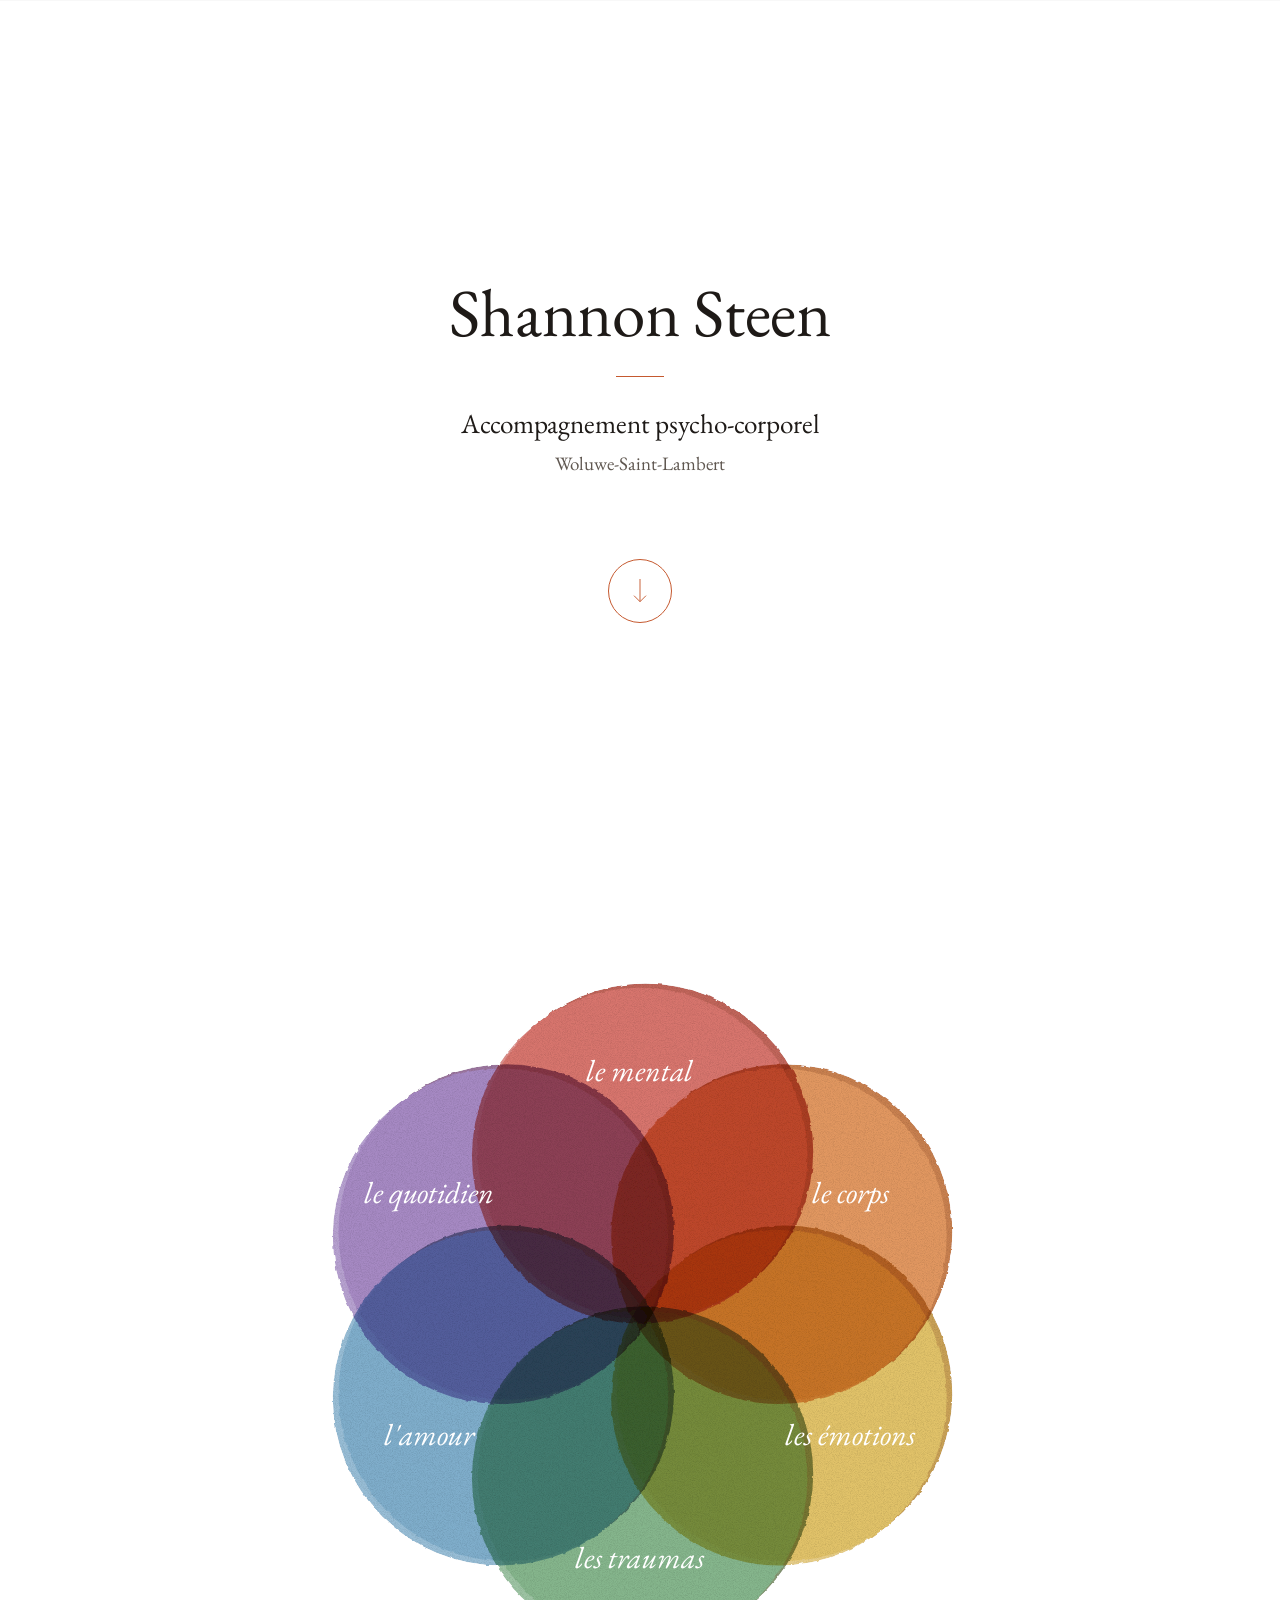
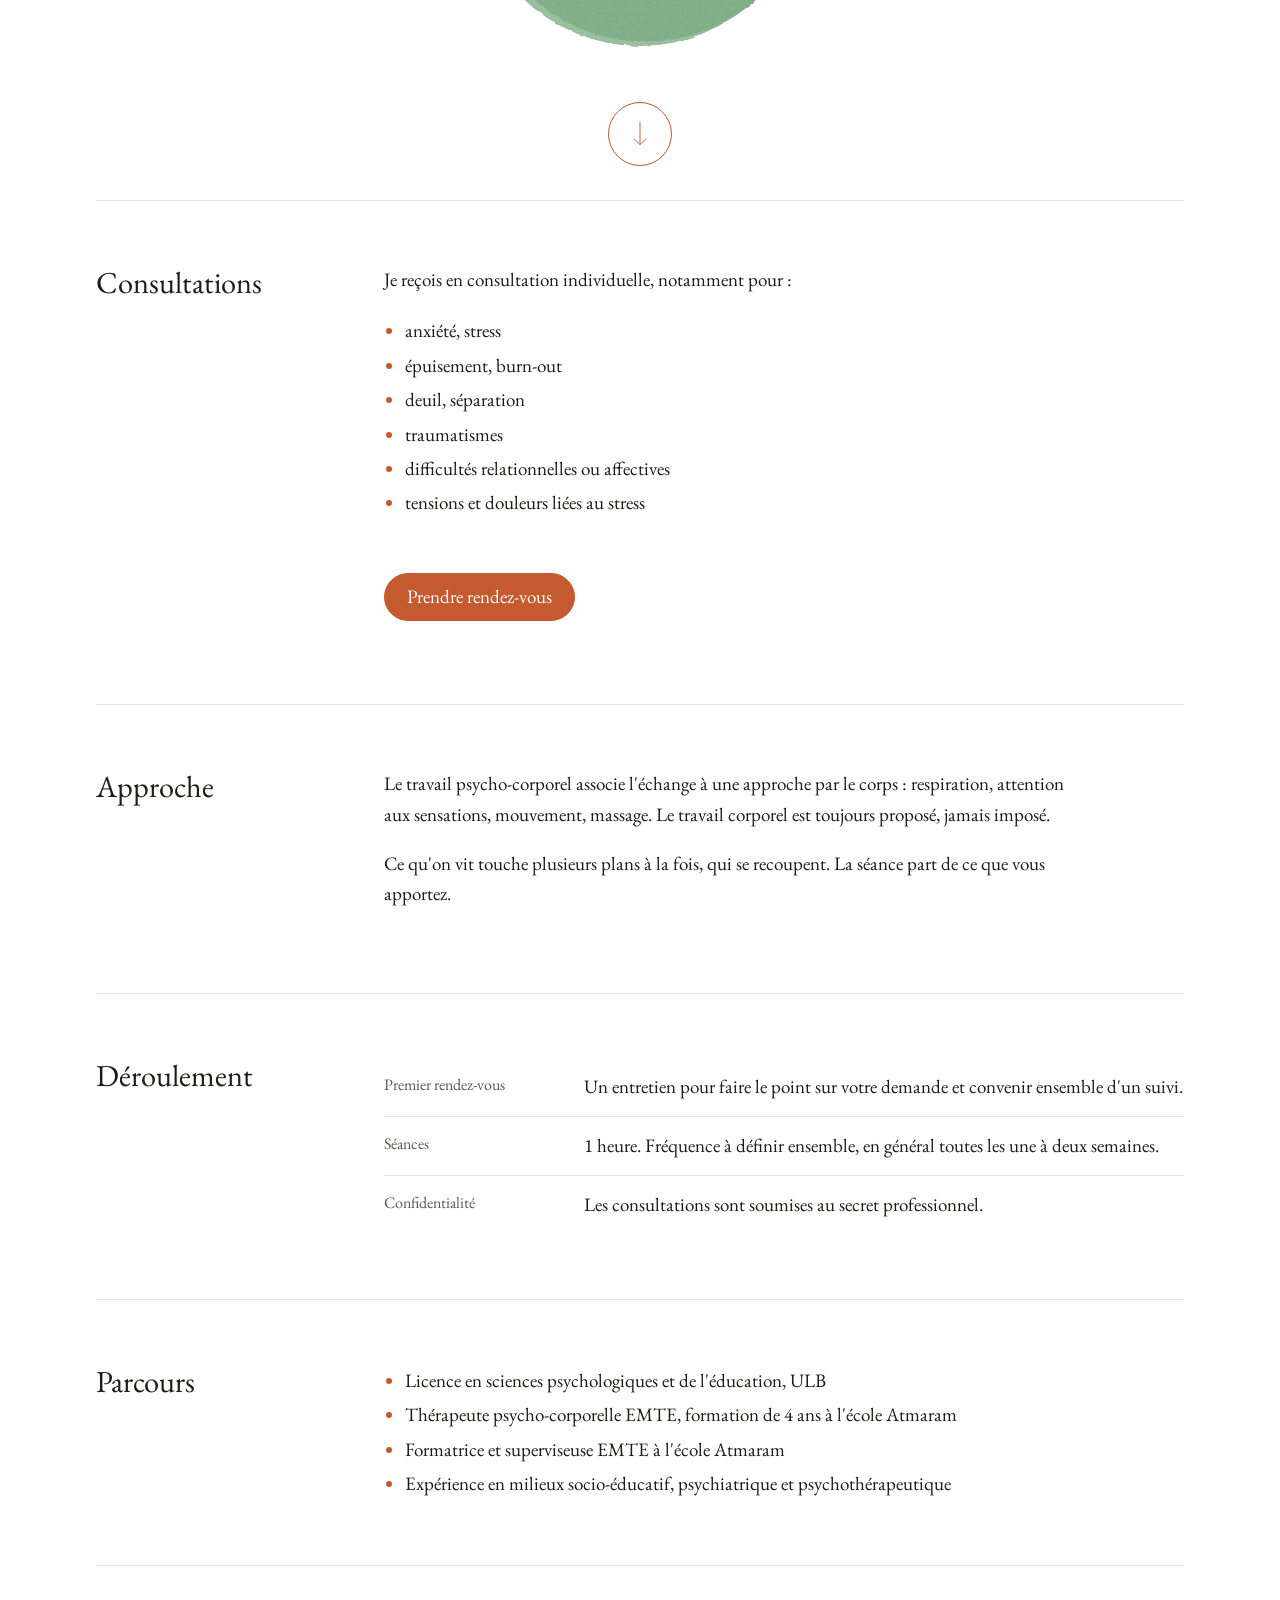
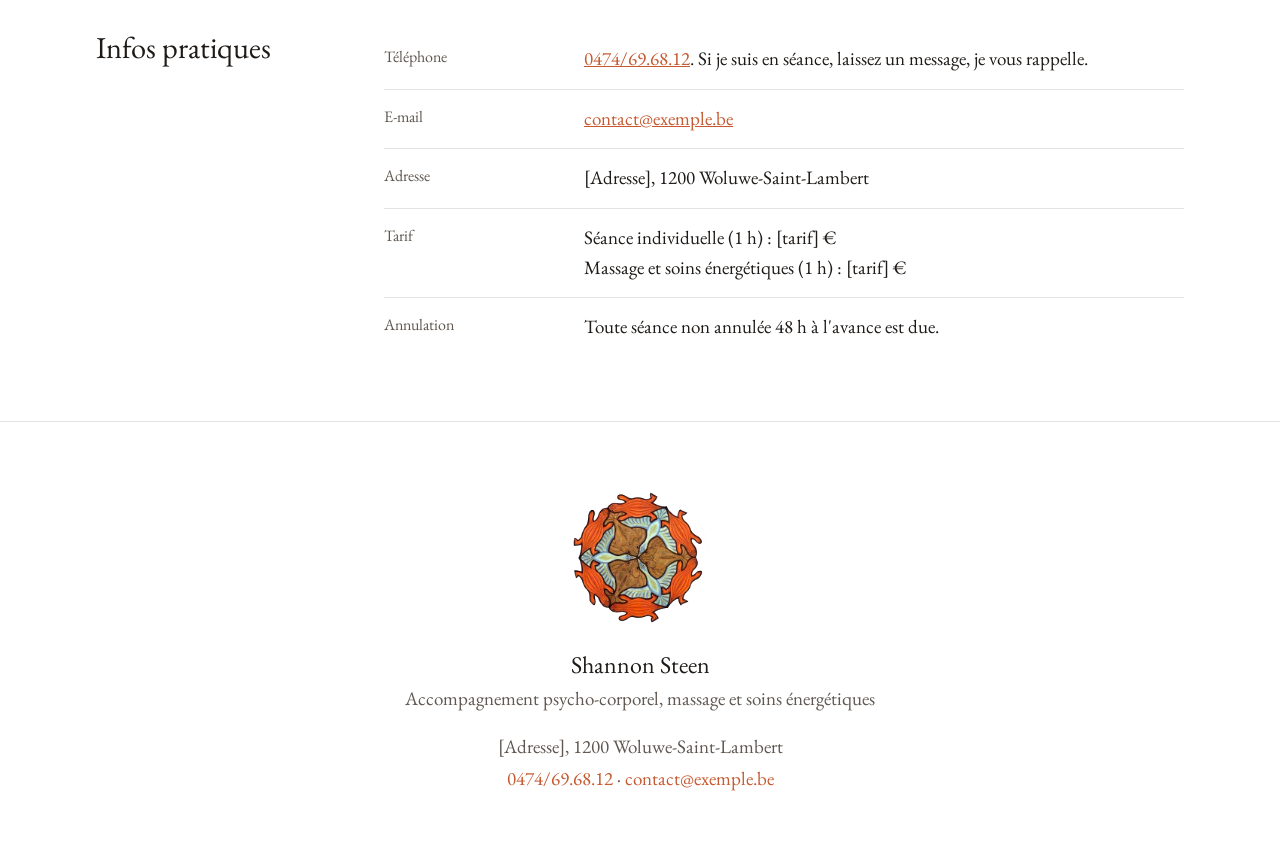
<file: index.html>
<!doctype html>
<html lang="fr">
<head>
<meta charset="utf-8">
<meta name="viewport" content="width=device-width, initial-scale=1">
<meta name="robots" content="noindex, nofollow">
<title>Shannon Steen — Thérapie psycho-corporelle</title>
<meta name="description" content="Shannon Steen, thérapeute psycho-corporelle à Woluwe-Saint-Lambert. Accompagnement psycho-corporel, massage et soins énergétiques.">
<link rel="preconnect" href="https://fonts.googleapis.com">
<link rel="preconnect" href="https://fonts.gstatic.com" crossorigin>
<link href="https://fonts.googleapis.com/css2?family=EB+Garamond:ital,wght@0,400;0,500;1,400&display=swap" rel="stylesheet">
<link rel="stylesheet" href="style.css">
</head>
<body>

<header class="top">
  <a class="top__nom" href="#debut">Shannon Steen</a>
  <a class="bouton bouton--petit" href="rendez-vous.html">Rendez-vous</a>
</header>

<main>

  <!-- Identité : le cercle du logo + les infos essentielles -->
  <section class="ident" id="debut">
    <h1>Shannon Steen</h1>
    <span class="ident__filet" aria-hidden="true"></span>
    <p class="ident__titre">Accompagnement psycho-corporel</p>
    <p class="ident__lieu">Woluwe-Saint-Lambert</p>
    <a class="ident__fleche" href="#schema" aria-label="Descendre">
      <svg viewBox="0 0 24 40" aria-hidden="true"><path d="M12 2v34M3 27l9 9 9-9"/></svg>
    </a>
  </section>

  <!-- Infographie : les plans qui se recoupent -->
  <section class="schema" id="schema" aria-label="Les plans du travail psycho-corporel">
    <figure class="constellation">
      <svg viewBox="-445 -472 890 944" role="img" aria-label="Le mental, le corps, les émotions, les traumas, l'amour et le quotidien se recoupent en un même centre.">
        <defs>
          <!-- Effet risographie : bords d'encre légèrement irréguliers + grain dans la densité de l'encre
               (le grain fonce l'encre par endroits, il ne perce pas de trous blancs) -->
          <filter id="grain" x="-10%" y="-10%" width="120%" height="120%">
            <feTurbulence type="fractalNoise" baseFrequency=".09" numOctaves="2" seed="2" result="ondes"/>
            <feDisplacementMap in="SourceGraphic" in2="ondes" scale="4" xChannelSelector="R" yChannelSelector="G" result="bords"/>
            <feTurbulence type="fractalNoise" baseFrequency=".8" numOctaves="2" seed="11" result="bruit"/>
            <feColorMatrix in="bruit" type="matrix" values=".45 0 0 0 .72  .45 0 0 0 .72  .45 0 0 0 .72  0 0 0 0 1" result="gris"/>
            <feBlend in="bords" in2="gris" mode="multiply" result="encre"/>
            <feComposite in="encre" in2="bords" operator="in"/>
          </filter>
        </defs>
        <g class="disques" filter="url(#grain)">
          <g class="disque" style="--a:-90deg; --d:226; --c:var(--c-rouge)">
            <circle class="calage" cx="8" cy="-232" r="235"/>
            <circle cx="0" cy="-226" r="235"/>
          </g>
          <g class="disque" style="--a:-30deg; --d:226; --c:var(--c-orange)">
            <circle class="calage" cx="203" cy="-119" r="235"/>
            <circle cx="195" cy="-113" r="235"/>
          </g>
          <g class="disque" style="--a:30deg; --d:226; --c:var(--c-jaune)">
            <circle class="calage" cx="203" cy="107" r="235"/>
            <circle cx="195" cy="113" r="235"/>
          </g>
          <g class="disque" style="--a:90deg; --d:226; --c:var(--c-vert)">
            <circle class="calage" cx="8" cy="220" r="235"/>
            <circle cx="0" cy="226" r="235"/>
          </g>
          <g class="disque" style="--a:150deg; --d:226; --c:var(--c-bleu)">
            <circle class="calage" cx="-187" cy="107" r="235"/>
            <circle cx="-195" cy="113" r="235"/>
          </g>
          <g class="disque" style="--a:210deg; --d:226; --c:var(--c-violet)">
            <circle class="calage" cx="-187" cy="-119" r="235"/>
            <circle cx="-195" cy="-113" r="235"/>
          </g>
        </g>
        <!-- Les mots sur un calque à part, non mélangé ; le cercle invisible donne la même boîte que le disque -->
        <g class="etiquettes">
          <g class="etiquette" style="--a:-90deg; --d:226">
            <circle cx="0" cy="-226" r="235" fill="none"/>
            <text x="0" y="-331">le mental</text>
          </g>
          <g class="etiquette" style="--a:-30deg; --d:226">
            <circle cx="195" cy="-113" r="235" fill="none"/>
            <text x="295" y="-160">le corps</text>
          </g>
          <g class="etiquette" style="--a:30deg; --d:226">
            <circle cx="195" cy="113" r="235" fill="none"/>
            <text x="295" y="180">les émotions</text>
          </g>
          <g class="etiquette" style="--a:90deg; --d:226">
            <circle cx="0" cy="226" r="235" fill="none"/>
            <text x="0" y="351">les traumas</text>
          </g>
          <g class="etiquette" style="--a:150deg; --d:226">
            <circle cx="-195" cy="113" r="235" fill="none"/>
            <text x="-295" y="180">l'amour</text>
          </g>
          <g class="etiquette" style="--a:210deg; --d:226">
            <circle cx="-195" cy="-113" r="235" fill="none"/>
            <text x="-295" y="-160">le quotidien</text>
          </g>
        </g>
      </svg>
    </figure>
    <a class="ident__fleche schema__fleche" href="#consultations" aria-label="Descendre">
      <svg viewBox="0 0 24 40" aria-hidden="true"><path d="M12 2v34M3 27l9 9 9-9"/></svg>
    </a>
  </section>

  <!-- Consultations -->
  <section class="bloc" id="consultations">
    <h2>Consultations</h2>
    <p>Je reçois en consultation individuelle, notamment pour :</p>
    <ul class="liste">
      <li>anxiété, stress</li>
      <li>épuisement, burn-out</li>
      <li>deuil, séparation</li>
      <li>traumatismes</li>
      <li>difficultés relationnelles ou affectives</li>
      <li>tensions et douleurs liées au stress</li>
    </ul>
    <p class="consultations__cta"><a class="bouton" href="rendez-vous.html">Prendre rendez-vous</a></p>
  </section>

  <!-- Approche : le schéma des intersections, la personne au centre -->
  <section class="bloc" id="approche">
    <h2>Approche</h2>
    <p>Le travail psycho-corporel associe l'échange à une approche par le corps : respiration, attention aux sensations, mouvement, massage. Le travail corporel est toujours proposé, jamais imposé.</p>
    <p>Ce qu'on vit touche plusieurs plans à la fois, qui se recoupent. La séance part de ce que vous apportez.</p>
  </section>

  <!-- Déroulement -->
  <section class="bloc" id="deroulement">
    <h2>Déroulement</h2>
    <dl class="tableau">
      <dt>Premier rendez-vous</dt>
      <dd>Un entretien pour faire le point sur votre demande et convenir ensemble d'un suivi.</dd>
      <dt>Séances</dt>
      <dd>1 heure. Fréquence à définir ensemble, en général toutes les une à deux semaines.</dd>
      <dt>Confidentialité</dt>
      <dd>Les consultations sont soumises au secret professionnel.</dd>
    </dl>
  </section>

  <!-- Parcours -->
  <section class="bloc" id="parcours">
    <h2>Parcours</h2>
    <ul class="liste">
      <li>Licence en sciences psychologiques et de l'éducation, ULB</li>
      <li>Thérapeute psycho-corporelle EMTE, formation de 4 ans à l'école Atmaram</li>
      <li>Formatrice et superviseuse EMTE à l'école Atmaram</li>
      <li>Expérience en milieux socio-éducatif, psychiatrique et psychothérapeutique</li>
    </ul>
  </section>

  <!-- Infos pratiques et contact -->
  <section class="bloc" id="contact">
    <h2>Infos pratiques</h2>
    <dl class="tableau">
      <dt>Téléphone</dt>
      <dd><a href="tel:+32474696812">0474/69.68.12</a>. Si je suis en séance, laissez un message, je vous rappelle.</dd>
      <dt>E-mail</dt>
      <dd><a href="mailto:contact@exemple.be">contact@exemple.be</a></dd>
      <dt>Adresse</dt>
      <dd>[Adresse], 1200 Woluwe-Saint-Lambert</dd>
      <dt>Tarif</dt>
      <dd>Séance individuelle (1 h) : [tarif] €<br>Massage et soins énergétiques (1 h) : [tarif] €</dd>
      <dt>Annulation</dt>
      <dd>Toute séance non annulée 48 h à l'avance est due.</dd>
    </dl>
  </section>

</main>

<footer class="pied">
  <img class="pied__logo" src="assets/logo-cercle.png" alt="">
  <p class="pied__nom">Shannon Steen</p>
  <p>Accompagnement psycho-corporel, massage et soins énergétiques</p>
  <address>
    [Adresse], 1200 Woluwe-Saint-Lambert<br>
    <a href="tel:+32474696812">0474/69.68.12</a> · <a href="mailto:contact@exemple.be">contact@exemple.be</a>
  </address>
</footer>

<script>
  // L'en-tête descend une fois le hero dépassé
  const entete = document.querySelector('.top');
  new IntersectionObserver(([e]) => {
    entete.classList.toggle('top--visible', !e.isIntersecting && e.boundingClientRect.top < 0);
  }).observe(document.querySelector('.ident__fleche'));

  // Défilement doux vers les ancres : lent, avec un ralenti en fin de course
  // départ en douceur, longue décélération à la fin
  const ralenti = t => t < .3 ? (t / .3) ** 2 * .39 : .39 + .61 * (1 - (1 - (t - .3) / .7) ** 3);
  document.querySelectorAll('a[href^="#"]').forEach(lien => lien.addEventListener('click', ev => {
    const cible = document.querySelector(lien.getAttribute('href'));
    if (!cible || matchMedia('(prefers-reduced-motion: reduce)').matches) return;
    ev.preventDefault();
    const depart = scrollY;
    const arrivee = cible.getBoundingClientRect().top + scrollY - (parseFloat(getComputedStyle(cible).scrollMarginTop) || 0);
    const duree = Math.min(4200, 2600 + Math.abs(arrivee - depart) * 0.8);
    const t0 = performance.now();
    requestAnimationFrame(function pas(t) {
      const p = Math.min(1, (t - t0) / duree);
      scrollTo(0, depart + (arrivee - depart) * ralenti(p));
      if (p < 1) requestAnimationFrame(pas);
    });
  }));
</script>

</body>
</html>
</file>
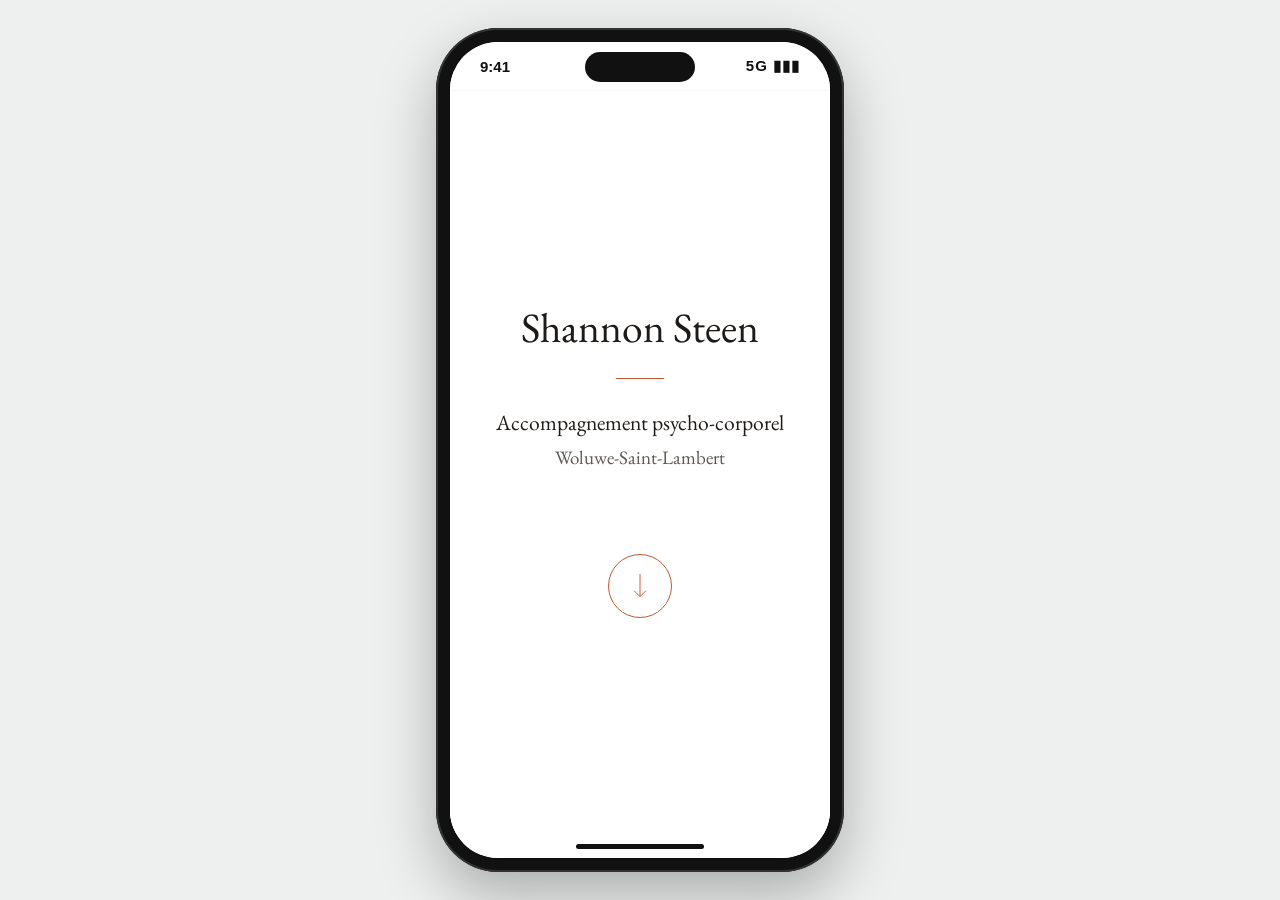
<file: mobile.html>
<!DOCTYPE html>
<html lang="fr">
<head>
<meta charset="UTF-8">
<meta name="viewport" content="width=device-width, initial-scale=1">
<meta name="robots" content="noindex, nofollow">
<title>Shannon Steen — vue mobile</title>
<style>
  /* Affiche le site dans un téléphone, en vrai viewport de 380 px (les media queries mobiles s'appliquent). Le téléphone s'adapte à la hauteur de la fenêtre : seule la page dans l'écran défile. Repris du cadre mobile de la présentation EP. */
  html, body { height: 100%; margin: 0; overflow: hidden; }
  body { background: #eef0f0; display: flex; align-items: center; justify-content: center; font-family: -apple-system, "Helvetica Neue", Arial, sans-serif; }
  .phone { position: relative; flex: none; width: 408px; height: 844px; box-sizing: border-box; padding: 14px; background: #111; border-radius: 62px; box-shadow: 0 0 0 2px #333 inset, 0 24px 60px rgba(0,0,0,.28); transform-origin: center; }
  .screen { position: relative; width: 380px; height: 816px; background: #fff; border-radius: 48px; overflow: hidden; display: flex; flex-direction: column; }
  .status { flex: none; height: 48px; display: flex; align-items: center; justify-content: space-between; padding: 0 30px; font-size: 15px; font-weight: 600; color: #111; background: #fff; }
  .status .island { position: absolute; left: 50%; top: 10px; width: 110px; height: 30px; margin-left: -55px; background: #111; border-radius: 15px; }
  .status .sys { letter-spacing: 1px; }
  iframe { flex: 1; width: 380px; border: 0; background: #fff; }
  .home-bar { flex: none; height: 24px; background: #fff; display: flex; align-items: center; justify-content: center; }
  .home-bar::after { content: ""; width: 128px; height: 5px; border-radius: 3px; background: #111; }
</style>
</head>
<body>
<div class="phone" id="phone"><div class="screen">
  <div class="status"><span>9:41</span><span class="island"></span><span class="sys">5G ▮▮▮</span></div>
  <iframe id="f" title="Mobile page"></iframe>
  <div class="home-bar"></div>
</div></div>
<script>
  // pages du même dossier uniquement (pas d'URL externe)
  const p = new URLSearchParams(location.search).get('p') || 'index.html';
  const target = /^[\w.-]+\.html(\?[\w=&.%:-]*)?$/.test(p) ? p : 'index.html';
  // sur un vrai téléphone, la page est déjà la vue mobile : pas besoin du cadre
  if (window.innerWidth < 500 && window.top === window) location.replace(target); else document.getElementById('f').src = target;
  // le téléphone s'adapte toujours à la hauteur de la fenêtre (pas de défilement de la page)
  const phone = document.getElementById('phone');
  const fit = () => { phone.style.transform = 'scale(' + Math.min(1, (innerHeight - 32) / 844, (innerWidth - 32) / 408) + ')'; };
  fit(); addEventListener('resize', fit);
</script>
</body>
</html>
</file>
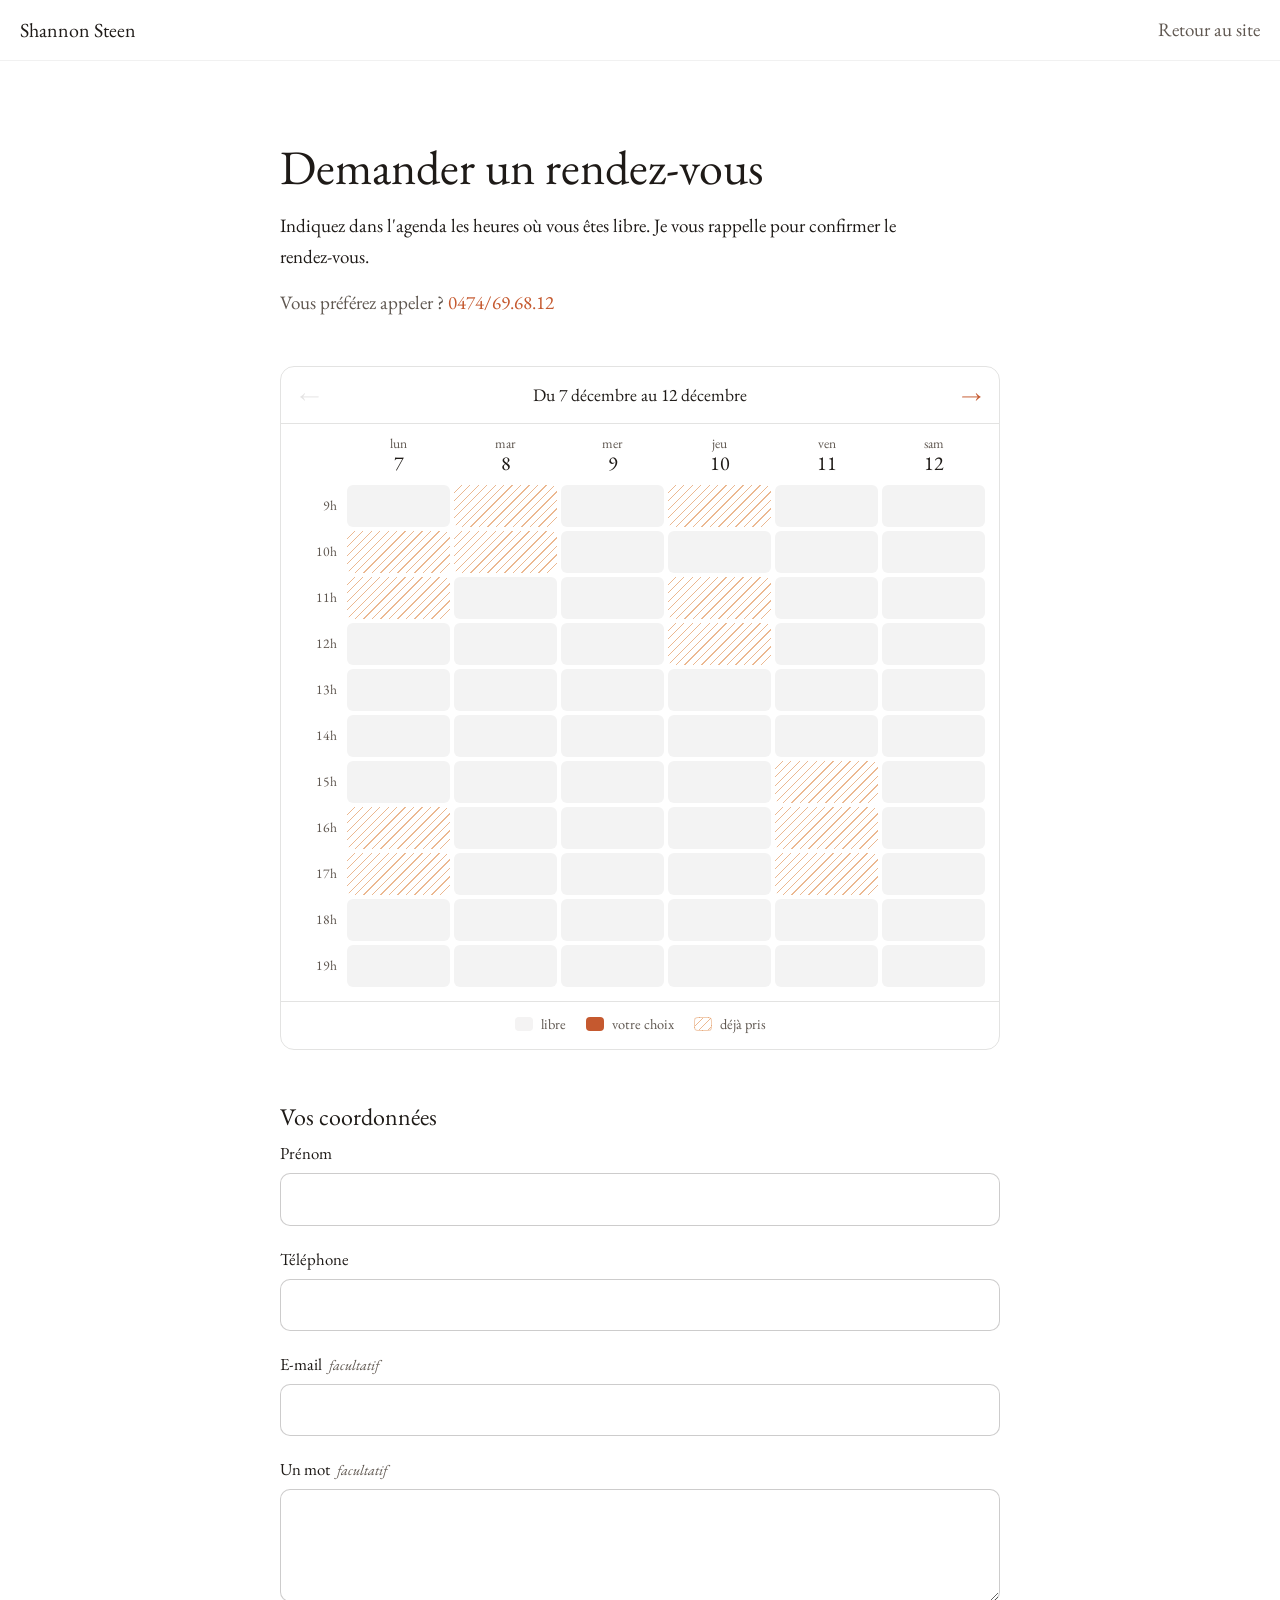
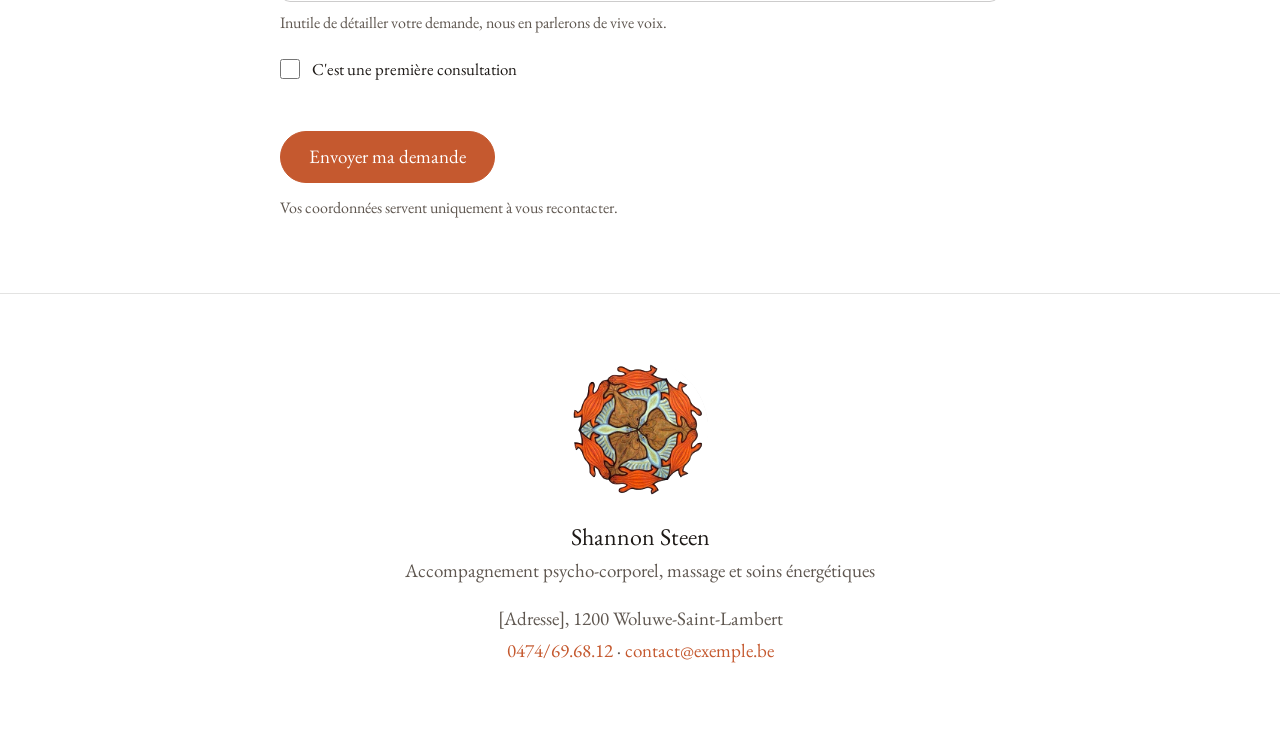
<file: rendez-vous.html>
<!doctype html>
<html lang="fr">
<head>
<meta charset="utf-8">
<meta name="viewport" content="width=device-width, initial-scale=1">
<meta name="robots" content="noindex, nofollow">
<title>Rendez-vous — Shannon Steen</title>
<meta name="description" content="Demande de rendez-vous auprès de Shannon Steen, accompagnement psycho-corporel à Woluwe-Saint-Lambert.">
<link rel="preconnect" href="https://fonts.googleapis.com">
<link rel="preconnect" href="https://fonts.gstatic.com" crossorigin>
<link href="https://fonts.googleapis.com/css2?family=EB+Garamond:ital,wght@0,400;0,500;1,400&display=swap" rel="stylesheet">
<link rel="stylesheet" href="style.css">
</head>
<body class="page-rdv">

<header class="top top--visible">
  <a class="top__nom" href="index.html">Shannon Steen</a>
  <a class="top__retour" href="index.html">Retour au site</a>
</header>

<main class="rdv">

  <div class="rdv__intro">
    <h1>Demander un rendez-vous</h1>
    <p>Indiquez dans l'agenda les heures où vous êtes libre. Je vous rappelle pour confirmer le rendez-vous.</p>
    <p class="rdv__tel">Vous préférez appeler ? <a href="tel:+32474696812">0474/69.68.12</a></p>
  </div>

  <form class="rdv__form" id="demande" novalidate>

    <fieldset class="dispo">
      <legend class="sr">Vos disponibilités</legend>

      <div class="agenda">
        <div class="agenda__nav">
          <button type="button" class="agenda__fleche" id="sem-prec" aria-label="Semaine précédente">←</button>
          <p class="agenda__titre" id="sem-titre" aria-live="polite"></p>
          <button type="button" class="agenda__fleche" id="sem-suiv" aria-label="Semaine suivante">→</button>
        </div>
        <div class="agenda__grille" id="agenda" role="group"></div>
        <ul class="agenda__legende" aria-hidden="true">
          <li><span class="pastille pastille--libre"></span>libre</li>
          <li><span class="pastille pastille--choisi"></span>votre choix</li>
          <li><span class="pastille pastille--pris"></span>déjà pris</li>
        </ul>
      </div>

      <div class="choix" id="choix" hidden>
        <p class="choix__titre">Vos créneaux</p>
        <ul class="choix__liste" id="choix-liste"></ul>
      </div>
      <p class="erreur" id="erreur-dispo" hidden>Choisissez au moins un créneau.</p>
    </fieldset>

    <fieldset class="coord">
      <legend>Vos coordonnées</legend>
      <div class="champ">
        <label for="prenom">Prénom</label>
        <input id="prenom" name="prenom" type="text" autocomplete="given-name" required>
      </div>
      <div class="champ">
        <label for="telephone">Téléphone</label>
        <input id="telephone" name="telephone" type="tel" autocomplete="tel" inputmode="tel" required>
      </div>
      <div class="champ">
        <label for="email">E-mail <span class="facultatif">facultatif</span></label>
        <input id="email" name="email" type="email" autocomplete="email">
      </div>
      <div class="champ">
        <label for="message">Un mot <span class="facultatif">facultatif</span></label>
        <textarea id="message" name="message" rows="3"></textarea>
        <p class="aide">Inutile de détailler votre demande, nous en parlerons de vive voix.</p>
      </div>
      <div class="champ champ--choix">
        <input id="premiere" name="premiere" type="checkbox">
        <label for="premiere">C'est une première consultation</label>
      </div>
      <p class="erreur" id="erreur-coord" hidden>Indiquez votre prénom et un numéro où vous joindre.</p>
    </fieldset>

    <div class="rdv__envoi">
      <button class="bouton" type="submit">Envoyer ma demande</button>
      <p class="aide">Vos coordonnées servent uniquement à vous recontacter.</p>
    </div>
  </form>

  <section class="merci" id="merci" hidden tabindex="-1" aria-live="polite">
    <h2>Merci, votre demande est envoyée.</h2>
    <p>Je vous rappelle dans les prochains jours au <strong id="merci-tel"></strong>.</p>
    <p class="merci__recap">Vos disponibilités : <span id="merci-dispo"></span></p>
    <a class="bouton" href="index.html">Retour au site</a>
  </section>

</main>

<footer class="pied">
  <img class="pied__logo" src="assets/logo-cercle.png" alt="">
  <p class="pied__nom">Shannon Steen</p>
  <p>Accompagnement psycho-corporel, massage et soins énergétiques</p>
  <address>
    [Adresse], 1200 Woluwe-Saint-Lambert<br>
    <a href="tel:+32474696812">0474/69.68.12</a> · <a href="mailto:contact@exemple.be">contact@exemple.be</a>
  </address>
</footer>

<script>
  // Agenda : semaines du lundi au samedi, créneaux d'une heure de 9 h à 19 h
  // Synchronisation avec l'agenda Google de Shannon (à remplir quand elle aura partagé
  // ses disponibilités) : identifiant de l'agenda + clé d'API limitée au domaine du site.
  // Tant que c'est vide, la page affiche des créneaux « pris » de démonstration.
  const GOOGLE = { agenda: '', cle: '' };

  const HEURES = [9, 10, 11, 12, 13, 14, 15, 16, 17, 18, 19];
  let occupe = [];   // plages occupées [{ debut: Date, fin: Date }]
  const NB_SEMAINES = 4;
  const choisis = new Map(); // clé "2026-10-13T10" → libellé lisible
  const jourCourt = new Intl.DateTimeFormat('fr-BE', { weekday: 'short' });
  const jourLong = new Intl.DateTimeFormat('fr-BE', { weekday: 'long', day: 'numeric', month: 'long' });
  const mois = new Intl.DateTimeFormat('fr-BE', { day: 'numeric', month: 'long' });

  // premier lundi à venir (demain au plus tôt)
  const debut = new Date(); debut.setHours(0, 0, 0, 0); debut.setDate(debut.getDate() + 1);
  while (debut.getDay() !== 1) debut.setDate(debut.getDate() + 1);
  let semaine = 0;

  // date locale (toISOString passerait en UTC et décalerait d'un jour à Bruxelles)
  const cle = d => `${d.getFullYear()}-${String(d.getMonth() + 1).padStart(2, '0')}-${String(d.getDate()).padStart(2, '0')}`;
  const agenda = document.getElementById('agenda');

  function dessiner() {
    const lundi = new Date(debut); lundi.setDate(lundi.getDate() + semaine * 7);
    const jours = [...Array(6)].map((_, i) => { const d = new Date(lundi); d.setDate(d.getDate() + i); return d; });
    const samedi = jours[5];
    document.getElementById('sem-titre').textContent = `Du ${mois.format(lundi)} au ${mois.format(samedi)}`;
    document.getElementById('sem-prec').disabled = semaine === 0;
    document.getElementById('sem-suiv').disabled = semaine === NB_SEMAINES - 1;

    let html = '<span class="agenda__coin"></span>';
    jours.forEach(d => html += `<span class="agenda__jour"><span>${jourCourt.format(d).replace('.', '')}</span><b>${d.getDate()}</b></span>`);
    HEURES.forEach(h => {
      html += `<span class="agenda__heure">${h}h</span>`;
      jours.forEach(d => {
        const k = `${cle(d)}T${h}`;
        const libelle = `${jourLong.format(d)} à ${h} h`;
        const debutC = new Date(d); debutC.setHours(h);
        const finC = new Date(d); finC.setHours(h + 1);
        if (occupe.some(p => p.debut < finC && p.fin > debutC)) {
          choisis.delete(k); // un créneau devenu pris ne peut plus rester choisi
          html += `<button type="button" class="creneau creneau--pris" disabled aria-label="${libelle}, déjà pris"></button>`;
        } else {
          html += `<button type="button" class="creneau" data-cle="${k}" data-libelle="${libelle}" aria-pressed="${choisis.has(k)}" aria-label="${libelle}"></button>`;
        }
      });
    });
    agenda.innerHTML = html;
  }

  function resume() {
    const liste = document.getElementById('choix-liste');
    const tri = [...choisis.keys()].sort((a, b) => a.localeCompare(b, undefined, { numeric: true }));
    liste.innerHTML = tri.map(k => `<li><button type="button" data-retire="${k}" aria-label="Retirer ${choisis.get(k)}">${choisis.get(k)} <span aria-hidden="true">×</span></button></li>`).join('');
    document.getElementById('choix').hidden = choisis.size === 0;
    if (choisis.size) document.getElementById('erreur-dispo').hidden = true;
  }

  agenda.addEventListener('click', ev => {
    const c = ev.target.closest('.creneau'); if (!c) return;
    const k = c.dataset.cle;
    if (choisis.has(k)) choisis.delete(k); else choisis.set(k, c.dataset.libelle);
    c.setAttribute('aria-pressed', choisis.has(k));
    resume();
  });
  document.getElementById('choix-liste').addEventListener('click', ev => {
    const b = ev.target.closest('[data-retire]'); if (!b) return;
    choisis.delete(b.dataset.retire);
    const c = agenda.querySelector(`[data-cle="${b.dataset.retire}"]`); if (c) c.setAttribute('aria-pressed', 'false');
    resume();
  });
  document.getElementById('sem-prec').addEventListener('click', () => { semaine--; dessiner(); });
  document.getElementById('sem-suiv').addEventListener('click', () => { semaine++; dessiner(); });
  // Plages occupées : lues dans l'agenda Google (disponibilités publiques), sinon démo
  async function chargerOccupe() {
    const fin = new Date(debut); fin.setDate(fin.getDate() + NB_SEMAINES * 7);
    if (GOOGLE.agenda && GOOGLE.cle) {
      try {
        const rep = await fetch(`https://www.googleapis.com/calendar/v3/freeBusy?key=${GOOGLE.cle}`, {
          method: 'POST', headers: { 'Content-Type': 'application/json' },
          body: JSON.stringify({ timeMin: debut.toISOString(), timeMax: fin.toISOString(), timeZone: 'Europe/Brussels', items: [{ id: GOOGLE.agenda }] })
        });
        const donnees = await rep.json();
        occupe = (donnees.calendars?.[GOOGLE.agenda]?.busy || []).map(p => ({ debut: new Date(p.start), fin: new Date(p.end) }));
      } catch (e) { occupe = []; } // en cas d'échec, on laisse tout libre : Shannon confirme de toute façon par téléphone
    } else {
      occupe = demoOccupe();
    }
    dessiner();
    resume();
  }

  // Démo : quelques rendez-vous réguliers, comme dans un vrai cabinet
  function demoOccupe() {
    const plages = [];
    const regulier = { 1: [[10, 12], [16, 18]], 2: [[9, 11], [14, 15]], 3: [[13, 16]], 4: [[9, 10], [11, 13], [17, 19]], 5: [[15, 18]], 6: [[10, 13]] };
    for (let i = 0; i < NB_SEMAINES * 7; i++) {
      const d = new Date(debut); d.setDate(d.getDate() + i);
      (regulier[d.getDay()] || []).forEach(([a, b], n) => {
        if ((i + n) % 3 === 2) return; // varie un peu d'une semaine à l'autre
        const p = new Date(d); p.setHours(a); const q = new Date(d); q.setHours(b);
        plages.push({ debut: p, fin: q });
      });
    }
    return plages;
  }

  dessiner();
  chargerOccupe();

  // Démo : pas encore d'envoi réel (il faudra brancher l'adresse de Shannon via Formspree ou Web3Forms)
  const form = document.getElementById('demande');
  form.addEventListener('submit', ev => {
    ev.preventDefault();
    const prenom = form.prenom.value.trim(), tel = form.telephone.value.trim();
    document.getElementById('erreur-dispo').hidden = choisis.size > 0;
    document.getElementById('erreur-coord').hidden = Boolean(prenom && tel);
    if (!choisis.size || !prenom || !tel) return;
    document.getElementById('merci-tel').textContent = tel;
    const tri = [...choisis.keys()].sort((a, b) => a.localeCompare(b, undefined, { numeric: true }));
    document.getElementById('merci-dispo').textContent = tri.map(k => choisis.get(k)).join(' · ');
    form.hidden = true;
    const merci = document.getElementById('merci');
    merci.hidden = false;
    merci.focus();
    merci.scrollIntoView({ block: 'start' });
  });
</script>
</body>
</html>
</file>
<file: style.css>
/* Shannon Steen — couleurs et typo tirées de la carte de visite */
:root {
  --papier: #ffffff;
  --blanc: #ffffff;
  --encre: #1e1a17;
  --gris: #5f5750;
  --filet: rgba(30, 26, 23, .12);
  --terre: #c5592f;   /* orange des tortues / du numéro */
  --violet: #8f7cb8;  /* lavande, cercle des émotions */
  --vert: #6fa58a;    /* sauge, cercle du quotidien */
  /* Couleurs du schéma : 6 couleurs des chakras, adoucies (pas trop saturées) */
  --c-rouge: #d9776f;
  --c-orange: #e39a62;
  --c-jaune: #e3c56b;
  --c-vert: #86b88f;
  --c-bleu: #7fb0cf;
  --c-violet: #a88bc7;
  --eau: #a9c4c0;     /* bleu pâle des poissons */
  --serif: "EB Garamond", Garamond, "Times New Roman", serif;
  --gouttiere: 24px;
  --largeur: 1088px;  /* largeur commune à tous les blocs */
  --col-titre: 240px; /* colonne des titres de section */
}

* { box-sizing: border-box; }
html { scroll-padding-top: 64px; }
body {
  margin: 0;
  background: var(--papier);
  color: var(--encre);
  font: 400 1.1875rem/1.6 var(--serif);
  -webkit-font-smoothing: antialiased;
}
img { max-width: 100%; display: block; }
a { color: inherit; }
h1, h2 { font-weight: 400; line-height: 1.15; margin: 0; }
h2 { font-size: 1.9rem; margin-bottom: 20px; }

/* ---------- En-tête ---------- */
.top {
  position: fixed; inset: 0 0 auto 0; z-index: 10;
  display: flex; justify-content: space-between; align-items: baseline; gap: 24px;
  padding: 14px 20px;
  background: var(--papier);
  border-bottom: 1px solid rgba(30, 26, 23, .06);
  align-items: center;
  transform: translateY(-100%);
  transition: transform 1.4s cubic-bezier(.22, .61, .36, 1); /* descente lente et douce */
}
.top--visible { transform: none; }
.top a { text-decoration: none; }
.top__nom { font-size: 1.25rem; }

/* ---------- Identité : texte à gauche, logo à droite ---------- */
.ident {
  width: min(100% - 2 * var(--gouttiere), var(--largeur)); margin: 0 auto;
  position: relative;
  min-height: 100vh; min-height: 100svh; /* plein écran quelle que soit la résolution */
  display: flex; flex-direction: column; align-items: center; justify-content: center;
  padding: 48px 0;
  text-align: center;
}
.ident h1 { font-size: 2.6rem; line-height: 1.05; }
.ident__filet {
  display: block; width: 48px; height: 1px;
  margin: 28px auto; background: var(--terre);
}
.ident__titre { margin: 0; font-size: 1.35rem; line-height: 1.4; }
.ident__lieu { margin: 6px 0 0; color: var(--gris); }
/* Flèche dans un rond qui pulse une seule fois à l'arrivée : invite à cliquer */
.ident__fleche {
  display: grid; place-items: center;
  width: 64px; height: 64px; margin-top: 80px;
  border: 1px solid var(--terre); border-radius: 50%;
  color: var(--terre);
  animation: appel 2.4s ease-in-out .8s 1 both;
  transition: background .6s, color .6s;
}
.ident__fleche svg { width: 16px; height: 28px; fill: none; stroke: currentColor; stroke-width: 1.4; }
.ident__fleche:hover { background: var(--terre); color: var(--blanc); animation-play-state: paused; }
@keyframes appel {
  0%, 100% { opacity: 1; box-shadow: 0 0 0 0 color-mix(in srgb, var(--terre) 35%, transparent); }
  50%      { opacity: .45; box-shadow: 0 0 0 12px transparent; }
}
.bouton {
  display: inline-block; margin-top: 20px;
  padding: 8px 22px; border-radius: 999px;
  border: 1px solid var(--terre);
  background: var(--terre); color: var(--blanc);
  text-decoration: none;
  transition: background .5s, color .5s;
}
.bouton:hover { background: transparent; color: var(--terre); }
.consultations__cta { margin-top: 32px !important; }
.bouton--petit { margin-top: 0; padding: 4px 16px; font-size: 1rem; }
/* Dans l'en-tête : contour seul par défaut, plein au survol (plus léger) */
.top .bouton { background: transparent; color: var(--terre); }
.top .bouton:hover { background: var(--terre); color: var(--blanc); }

/* ---------- Blocs ---------- */
.bloc {
  width: min(100% - 2 * var(--gouttiere), var(--largeur)); margin: 0 auto;
  padding: 48px 0;
  border-top: 1px solid var(--filet);
}
.bloc p { max-width: 36em; margin: 0 0 1em; }

.liste { padding: 0 0 0 1.1em; margin: 0; }
.liste li { padding: 2px 0; }
.liste li::marker { color: var(--terre); }

.tableau { margin: 0; }
.tableau dt { color: var(--gris); font-size: 1rem; padding-top: 14px; }
.tableau dd { margin: 0; padding-bottom: 14px; border-bottom: 1px solid var(--filet); }
.tableau dd:last-of-type { border-bottom: 0; }
.tableau a { color: var(--terre); }

/* ---------- Approche : constellation de cercles ---------- */
/* Section dédiée sous le hero : le schéma en grand */
/* Deuxième écran plein écran : le schéma, centré, avec sa flèche vers la suite */
section[id] { scroll-margin-top: 64px; } /* place pour l'en-tête fixe */
.schema {
  width: min(100% - 2 * var(--gouttiere), var(--largeur)); margin: 0 auto;
  min-height: 100vh; min-height: 100svh;
  display: flex; flex-direction: column; align-items: center; justify-content: flex-start;
  padding: 80px 0 32px; /* 64px d'en-tête fixe + 16px : le schéma se place en haut de l'écran */
}
section.schema { scroll-margin-top: 0; } /* l'écran du schéma s'aligne pile sur le haut (plus spécifique que section[id]) */
/* Mobile : le schéma prend presque toute la largeur de l'écran */
@media (max-width: 767px) {
  /* schéma collé sous l'en-tête et flèche plus proche : la flèche reste visible même sur un écran court */
  .schema { width: 100%; padding-top: 72px; }
  .constellation { width: min(100% - 24px, calc((100svh - 72px - 32px - 64px - 40px) * .94)); }
  .schema__fleche { margin-top: 32px; }
}
.constellation {
  margin: 0 auto;
  /* le schéma tient toujours dans l'écran, avec la flèche en dessous */
  /* hauteur dispo × 0,94 : le dessin est un peu plus haut que large (890 × 944) */
  width: min(100%, 920px, calc((100svh - 80px - 48px - 64px - 32px) * .94));
}
.schema__fleche { margin-top: 48px; animation: none; }
@supports (animation-timeline: view()) {
  .constellation { view-timeline: --constel; }
}
.constellation svg { display: block; width: 100%; height: auto; overflow: visible; }
.etiquette { transform-box: fill-box; transform-origin: center; }
.etiquettes { pointer-events: none; }
.disque {
  transform-box: fill-box; transform-origin: center;
  /* vrai mélange « encre » : le mode de fusion doit être sur le groupe animé,
     sinon chaque cercle reste isolé dans son calque et ne se mélange pas aux autres */
  mix-blend-mode: multiply;
}
.disque circle {
  fill: var(--c);
  fill-opacity: .92;
  transition: fill-opacity .8s ease;
}
.disque:hover circle { fill-opacity: 1; }
/* liseré de calage : la même encre, plus soutenue, légèrement décalée */
.disque .calage { fill: color-mix(in oklab, var(--c), #6b2a12 22%); fill-opacity: 1; }
.etiquette text {
  font: italic 400 42px var(--serif);
  fill: var(--blanc);
  text-anchor: middle;
  pointer-events: none;
}

/* Libellés plus grands sur petit écran (le schéma est réduit) */
@media (max-width: 767px) {
  .etiquette text { font-size: 46px; }
}

/* Deux phases sur tout le passage du schéma à l'écran :
   1. arrivée : de loin, en grandissant, jusqu'à la position ouverte (0 → 50 %)
   2. dérive très lente vers le centre jusqu'à la sortie de l'écran (50 → 100 %),
      sans jamais aller jusqu'à la fusion */
@supports (animation-timeline: view()) {
  .disque, .etiquette {
    animation: arrive linear both;
    animation-timeline: --constel;
    animation-range: cover 0% cover 100%;
  }
}
@keyframes arrive {
  0%   { transform: translate(calc(cos(var(--a)) * 320px), calc(sin(var(--a)) * 320px)) scale(.25); opacity: 0; }
  20%  { opacity: 1; }
  50%  { transform: none; opacity: 1; }
  100% { transform: translate(calc(cos(var(--a)) * var(--d) * -.3px), calc(sin(var(--a)) * var(--d) * -.3px)); opacity: 1; }
}

/* ---------- Parcours ---------- */

.pied {
  text-align: center; padding: 64px var(--gouttiere) 72px;
  color: var(--gris);
  border-top: 1px solid var(--filet);
}
.pied__logo { width: 140px; margin: 0 auto 20px; clip-path: circle(48.5% at 50% 50%); filter: brightness(1.05) contrast(1.06); }
.pied p { margin: 0; }
.pied__nom { font-size: 1.5rem; color: var(--encre); }
.pied address { font-style: normal; margin-top: 16px; line-height: 1.7; }
.pied a { color: var(--terre); text-decoration: none; }


/* ---------- Tablette et + ---------- */
@media (min-width: 768px) {
  :root { --gouttiere: 48px; }
  .ident h1 { font-size: 4.2rem; }
  .ident__titre { font-size: 1.7rem; }
  .bloc { display: grid; grid-template-columns: var(--col-titre) 1fr; column-gap: 48px; padding: 64px 0; }
  .bloc > h2 { grid-row: span 10; }
  .tableau { display: grid; grid-template-columns: 200px 1fr; }
  .tableau dt, .tableau dd { padding: 14px 0; border-bottom: 1px solid var(--filet); }
  .tableau dt:last-of-type { border-bottom: 0; }
}

@media (prefers-reduced-motion: reduce) {
  *, *::before, *::after { animation: none !important; }
}

/* ---------- Page « Demander un rendez-vous » ---------- */
.top__retour { color: var(--gris); }
.top__retour:hover { color: var(--encre); }

.rdv {
  width: min(100% - 2 * var(--gouttiere), 720px); margin: 0 auto;
  padding: 112px 0 72px;
}
.rdv h1 { font-size: min(2rem, 7.6vw); white-space: nowrap; } /* toujours sur une ligne, même sur petit écran */
.rdv__intro p { max-width: 34em; margin: 16px 0 0; }
.rdv__tel { color: var(--gris); }
.rdv__tel a { color: var(--terre); text-decoration: none; }

.rdv__form { display: grid; gap: 48px; margin-top: 48px; }
.rdv fieldset { border: 0; margin: 0; padding: 0; min-width: 0; }
.rdv legend { font-size: 1.5rem; padding: 0; margin-bottom: 8px; }
.aide { color: var(--gris); font-size: 1rem; margin: 0 0 16px; }
.erreur { color: var(--terre); font-size: 1rem; margin: 12px 0 0; }

/* texte réservé aux lecteurs d'écran */
.sr { position: absolute; width: 1px; height: 1px; overflow: hidden; clip-path: inset(50%); white-space: nowrap; }

/* Agenda : jours en colonnes, heures en lignes, comme un agenda papier */
.agenda { border: 1px solid var(--filet); border-radius: 14px; overflow: hidden; }
.agenda__nav {
  display: grid; grid-template-columns: 44px 1fr 44px; align-items: center;
  padding: 6px; border-bottom: 1px solid var(--filet);
}
.agenda__titre { margin: 0; text-align: center; font-size: 1.1rem; }
.agenda__fleche {
  width: 44px; height: 44px; border: 0; border-radius: 50%; background: none;
  font: inherit; font-size: 1.3rem; color: var(--terre); cursor: pointer;
}
.agenda__fleche:hover:not(:disabled) { background: color-mix(in srgb, var(--terre) 10%, transparent); }
.agenda__fleche:disabled { color: var(--filet); cursor: default; }

.agenda__grille {
  display: grid;
  grid-template-columns: 40px repeat(6, minmax(0, 1fr));
  gap: 3px; padding: 8px 8px 10px 4px;
  font-variant-numeric: tabular-nums;
}
.agenda__coin { position: sticky; }
.agenda__jour { display: grid; justify-items: center; line-height: 1.15; padding-bottom: 6px; color: var(--gris); font-size: .85rem; }
.agenda__jour b { font-weight: 400; font-size: 1.25rem; color: var(--encre); }
.agenda__heure { font-size: .85rem; color: var(--gris); text-align: right; padding-right: 6px; align-self: center; }
.creneau {
  height: 38px; border: 0; border-radius: 6px; cursor: pointer;
  background: color-mix(in srgb, var(--encre) 5%, transparent);
  transition: background .4s, transform .4s;
}
.creneau:hover { background: color-mix(in srgb, var(--terre) 22%, transparent); }
.creneau[aria-pressed="true"] { background: var(--terre); }
.creneau:focus-visible { outline: 2px solid var(--encre); outline-offset: 2px; }
/* créneau déjà pris dans l'agenda de Shannon : hachuré, non cliquable */
.creneau--pris, .pastille--pris {
  background: repeating-linear-gradient(135deg, transparent 0 5px, color-mix(in srgb, var(--c-orange) 70%, transparent) 5px 6px);
  cursor: default;
}
.creneau--pris:hover { background: repeating-linear-gradient(135deg, transparent 0 5px, color-mix(in srgb, var(--c-orange) 70%, transparent) 5px 6px); }

.agenda__legende {
  list-style: none; margin: 0; padding: 10px 14px 14px;
  display: flex; flex-wrap: wrap; gap: 6px 20px; justify-content: center;
  font-size: .9rem; color: var(--gris); border-top: 1px solid var(--filet);
}
.agenda__legende li { display: flex; align-items: center; gap: 8px; }
.pastille { width: 18px; height: 14px; border-radius: 4px; display: inline-block; }
.pastille--libre { background: color-mix(in srgb, var(--encre) 5%, transparent); }
.pastille--choisi { background: var(--terre); }
.pastille--pris { border: 1px solid color-mix(in srgb, var(--c-orange) 50%, transparent); }

/* Récapitulatif des créneaux choisis : on peut en retirer un d'un geste */
.choix { margin-top: 20px; }
.choix__titre { margin: 0 0 8px; font-size: 1rem; color: var(--gris); }
.choix__liste { list-style: none; margin: 0; padding: 0; display: flex; flex-wrap: wrap; gap: 8px; }
.choix__liste button {
  font: inherit; font-size: .95rem; cursor: pointer;
  border: 1px solid var(--terre); color: var(--terre); background: none;
  border-radius: 999px; padding: 3px 12px;
}
.choix__liste button:hover { background: var(--terre); color: var(--blanc); }

/* Coordonnées */
.coord { display: grid; gap: 20px; }
.coord legend { margin-bottom: 4px; }
.champ { display: grid; gap: 6px; }
.champ label { font-size: 1.05rem; }
.facultatif { color: var(--gris); font-size: .9rem; font-style: italic; margin-left: 4px; }
.champ input:not([type="checkbox"]), .champ textarea {
  font: inherit; color: var(--encre); background: var(--blanc);
  border: 1px solid color-mix(in srgb, var(--encre) 22%, transparent); border-radius: 10px;
  padding: 10px 14px; width: 100%;
}
.champ input:focus, .champ textarea:focus { outline: none; border-color: var(--terre); box-shadow: 0 0 0 3px color-mix(in srgb, var(--terre) 18%, transparent); }
.champ .aide { margin: 2px 0 0; }
.champ--choix { grid-template-columns: auto 1fr; align-items: center; gap: 12px; }
.champ--choix input { width: 20px; height: 20px; accent-color: var(--terre); margin: 0; }

.rdv__envoi { display: grid; justify-items: start; gap: 12px; }
.rdv__envoi .bouton { margin-top: 0; font: inherit; cursor: pointer; padding: 10px 28px; }
.rdv__envoi .aide { margin: 0; }

.merci { padding-top: 48px; outline: none; }
.merci h2 { font-size: 1.9rem; margin-bottom: 16px; }
.merci p { margin: 0 0 12px; max-width: 34em; }
.merci__recap { color: var(--gris); }

@media (min-width: 768px) {
  .rdv { padding-top: 140px; }
  .rdv h1 { font-size: 3rem; }
  .creneau { height: 42px; }
  .agenda__grille { grid-template-columns: 56px repeat(6, minmax(0, 1fr)); gap: 4px; padding: 12px 14px 14px 6px; }
}
</file>
